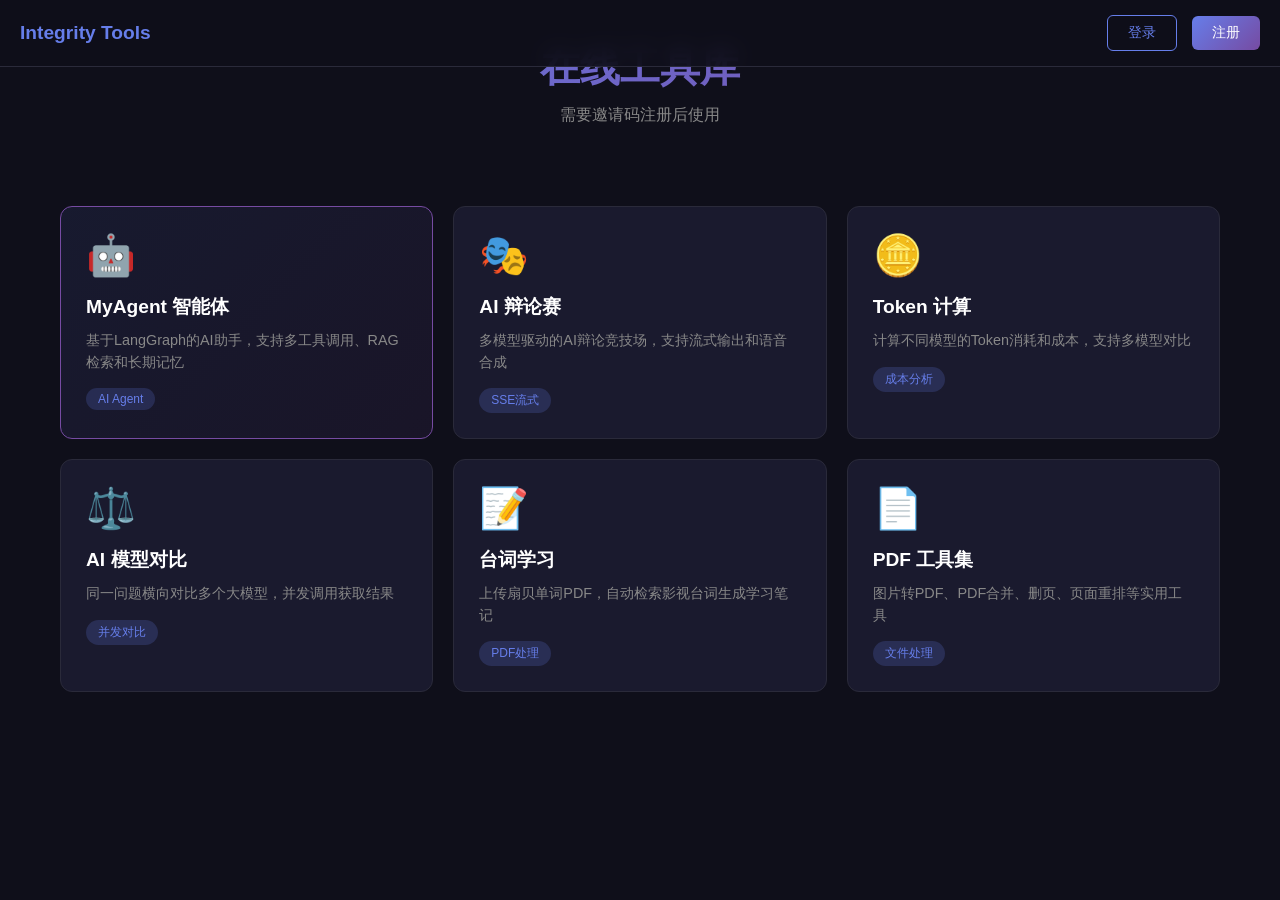
<file: server_deploy_backup_20260315/backup_deploy/integrity-tools/app/templates/index.html>
<!DOCTYPE html>
<html lang="zh-CN">
<head>
    <meta charset="UTF-8">
    <meta name="viewport" content="width=device-width, initial-scale=1.0">
    <title>Integrity Tools - 在线工具库</title>
    <style>
        * { margin: 0; padding: 0; box-sizing: border-box; }
        body { font-family: -apple-system, BlinkMacSystemFont, "Segoe UI", Roboto, sans-serif; background: #0f0f1a; color: #e0e0e0; min-height: 100vh; }
        .container { max-width: 1200px; margin: 0 auto; padding: 40px 20px; }
        .header { text-align: center; margin-bottom: 60px; }
        .header h1 { font-size: 2.5rem; margin-bottom: 10px; background: linear-gradient(135deg, #667eea, #764ba2); -webkit-background-clip: text; -webkit-text-fill-color: transparent; }
        .header p { color: #888; }
        .nav { position: fixed; top: 0; left: 0; right: 0; background: rgba(15, 15, 26, 0.9); backdrop-filter: blur(10px); padding: 15px 20px; display: flex; justify-content: space-between; align-items: center; z-index: 100; border-bottom: 1px solid #2a2a3a; }
        .nav .logo { font-weight: bold; font-size: 1.2rem; color: #667eea; }
        .nav .user-info { display: flex; gap: 15px; align-items: center; }
        .nav .btn { padding: 8px 20px; border-radius: 6px; text-decoration: none; font-size: 14px; transition: all 0.2s; }
        .btn-primary { background: linear-gradient(135deg, #667eea, #764ba2); color: white; border: none; }
        .btn-primary:hover { transform: translateY(-2px); box-shadow: 0 4px 15px rgba(102, 126, 234, 0.4); }
        .btn-secondary { background: transparent; color: #667eea; border: 1px solid #667eea; }
        .btn-secondary:hover { background: #667eea; color: white; }
        .tools-grid { display: grid; grid-template-columns: repeat(auto-fill, minmax(280px, 1fr)); gap: 20px; margin-top: 80px; }
        .tool-card { background: #1a1a2e; border: 1px solid #2a2a3a; border-radius: 12px; padding: 25px; transition: all 0.3s; cursor: pointer; text-decoration: none; display: block; }
        .tool-card:hover { transform: translateY(-5px); border-color: #667eea; box-shadow: 0 10px 30px rgba(102, 126, 234, 0.2); }
        .tool-card .icon { font-size: 2.5rem; margin-bottom: 15px; }
        .tool-card h3 { font-size: 1.2rem; margin-bottom: 10px; color: #fff; }
        .tool-card p { font-size: 0.9rem; color: #888; line-height: 1.5; }
        .tool-card .tag { display: inline-block; margin-top: 15px; padding: 4px 12px; background: rgba(102, 126, 234, 0.2); color: #667eea; border-radius: 20px; font-size: 0.75rem; }
        .tool-card.highlight { border-color: #764ba2; background: linear-gradient(135deg, rgba(102, 126, 234, 0.1), rgba(118, 75, 162, 0.1)); }
    </style>
</head>
<body>
    <nav class="nav">
        <span class="logo">Integrity Tools</span>
        <div class="user-info">
            <span id="username-display"></span>
            <a href="/login" class="btn btn-secondary" id="login-btn">登录</a>
            <a href="/register" class="btn btn-primary" id="register-btn">注册</a>
            <button class="btn btn-secondary" id="logout-btn" style="display:none;" onclick="logout()">退出</button>
        </div>
    </nav>
    
    <div class="container">
        <div class="header">
            <h1>在线工具库</h1>
            <p>需要邀请码注册后使用</p>
        </div>
        
        <div class="tools-grid">
            <a href="/agent/" class="tool-card highlight">
                <div class="icon">🤖</div>
                <h3>MyAgent 智能体</h3>
                <p>基于LangGraph的AI助手，支持多工具调用、RAG检索和长期记忆</p>
                <span class="tag">AI Agent</span>
            </a>
            
            <a href="/debate" class="tool-card">
                <div class="icon">🎭</div>
                <h3>AI 辩论赛</h3>
                <p>多模型驱动的AI辩论竞技场，支持流式输出和语音合成</p>
                <span class="tag">SSE流式</span>
            </a>
            
            <a href="/tokens" class="tool-card">
                <div class="icon">🪙</div>
                <h3>Token 计算</h3>
                <p>计算不同模型的Token消耗和成本，支持多模型对比</p>
                <span class="tag">成本分析</span>
            </a>
            
            <a href="/compare" class="tool-card">
                <div class="icon">⚖️</div>
                <h3>AI 模型对比</h3>
                <p>同一问题横向对比多个大模型，并发调用获取结果</p>
                <span class="tag">并发对比</span>
            </a>
            
            <a href="/lines" class="tool-card">
                <div class="icon">📝</div>
                <h3>台词学习</h3>
                <p>上传扇贝单词PDF，自动检索影视台词生成学习笔记</p>
                <span class="tag">PDF处理</span>
            </a>
            
            <a href="/pdf" class="tool-card">
                <div class="icon">📄</div>
                <h3>PDF 工具集</h3>
                <p>图片转PDF、PDF合并、删页、页面重排等实用工具</p>
                <span class="tag">文件处理</span>
            </a>
        </div>
    </div>
    
    <script>
        const token = localStorage.getItem("token");
        const username = localStorage.getItem("username");
        
        if (token && username) {
            document.getElementById("username-display").textContent = username;
            document.getElementById("login-btn").style.display = "none";
            document.getElementById("register-btn").style.display = "none";
            document.getElementById("logout-btn").style.display = "inline-block";
        }
        
        function logout() {
            localStorage.removeItem("token");
            localStorage.removeItem("username");
            location.reload();
        }
    </script>
</body>
</html>
</file>
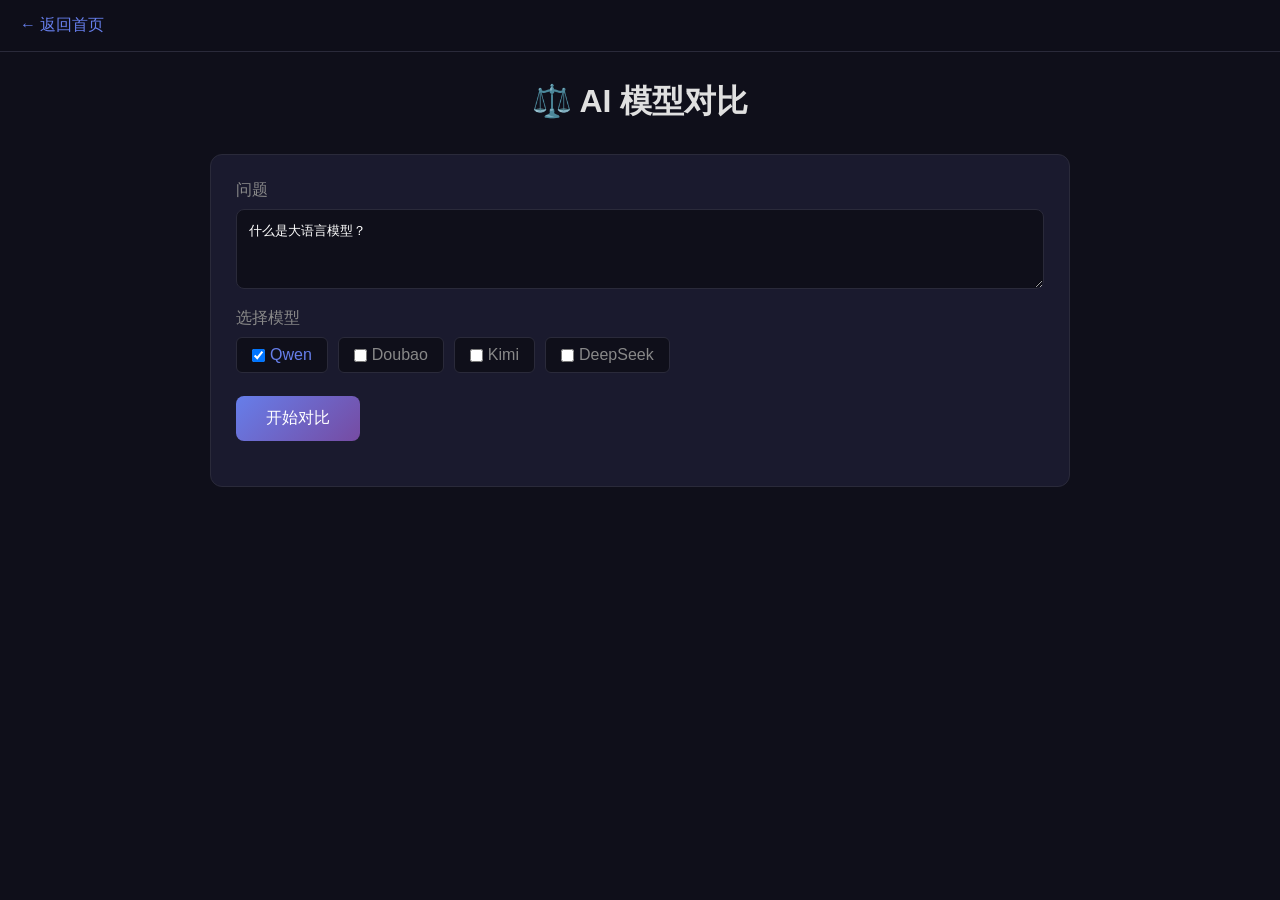
<file: server_deploy_backup_20260315/backup_deploy/integrity-tools/app/templates/compare.html>
<!DOCTYPE html>
<html lang="zh-CN">
<head>
    <meta charset="UTF-8">
    <meta name="viewport" content="width=device-width, initial-scale=1.0">
    <title>AI 模型对比 - Integrity Tools</title>
    <style>
        * { margin: 0; padding: 0; box-sizing: border-box; }
        body { font-family: -apple-system, BlinkMacSystemFont, 'Segoe UI', Roboto, sans-serif; background: #0f0f1a; color: #e0e0e0; min-height: 100vh; }
        .container { max-width: 900px; margin: 0 auto; padding: 80px 20px 40px; }
        h1 { text-align: center; margin-bottom: 30px; }
        .card { background: #1a1a2e; border: 1px solid #2a2a3a; border-radius: 12px; padding: 25px; margin-bottom: 20px; }
        .form-group { margin-bottom: 15px; }
        .form-group label { display: block; margin-bottom: 8px; color: #888; }
        .form-group textarea { width: 100%; padding: 12px; background: #0f0f1a; border: 1px solid #2a2a3a; border-radius: 8px; color: #fff; min-height: 80px; resize: vertical; }
        .checkbox-group { display: flex; flex-wrap: wrap; gap: 10px; margin-bottom: 15px; }
        .checkbox-group label { display: flex; align-items: center; gap: 5px; padding: 8px 15px; background: #0f0f1a; border: 1px solid #2a2a3a; border-radius: 6px; cursor: pointer; }
        .checkbox-group input:checked + span { color: #667eea; }
        .btn { padding: 12px 30px; border: none; border-radius: 8px; font-size: 1rem; cursor: pointer; background: linear-gradient(135deg, #667eea, #764ba2); color: white; }
        .results { display: grid; gap: 15px; margin-top: 20px; }
        .result-item { background: #0f0f1a; border: 1px solid #2a2a3a; border-radius: 8px; padding: 15px; }
        .result-item .header { display: flex; justify-content: space-between; margin-bottom: 10px; }
        .result-item .model-name { font-weight: bold; color: #667eea; }
        .result-item .latency { color: #888; font-size: 0.85rem; }
        .result-item .content { line-height: 1.6; white-space: pre-wrap; }
        .nav { position: fixed; top: 0; left: 0; right: 0; background: rgba(15, 15, 26, 0.9); padding: 15px 20px; border-bottom: 1px solid #2a2a3a; }
        .nav a { color: #667eea; text-decoration: none; }
    </style>
</head>
<body>
    <nav class="nav">
        <a href="/">← 返回首页</a>
    </nav>
    
    <div class="container">
        <h1>⚖️ AI 模型对比</h1>
        
        <div class="card">
            <div class="form-group">
                <label>问题</label>
                <textarea id="question" placeholder="输入问题...">什么是大语言模型？</textarea>
            </div>
            <div class="form-group">
                <label>选择模型</label>
                <div class="checkbox-group">
                    <label><input type="checkbox" name="model" value="qwen" checked><span>Qwen</span></label>
                    <label><input type="checkbox" name="model" value="doubao"><span>Doubao</span></label>
                    <label><input type="checkbox" name="model" value="kimi"><span>Kimi</span></label>
                    <label><input type="checkbox" name="model" value="deepseek"><span>DeepSeek</span></label>
                </div>
            </div>
            <button class="btn" onclick="compare()">开始对比</button>
            
            <div class="results" id="results"></div>
        </div>
    </div>
    
    <script>
        const token = localStorage.getItem('token');
        
        async function compare() {
            const question = document.getElementById('question').value.trim();
            const checkboxes = document.querySelectorAll('input[name="model"]:checked');
            const models = Array.from(checkboxes).map(cb => cb.value);
            
            if (!question || models.length === 0) {
                alert('请输入问题并选择至少一个模型');
                return;
            }
            
            const resultsDiv = document.getElementById('results');
            resultsDiv.innerHTML = '<p style="text-align:center;">对比中...</p>';
            
            const res = await fetch('/api/compare', {
                method: 'POST',
                headers: {
                    'Content-Type': 'application/json',
                    'Authorization': 'Bearer ' + token
                },
                body: JSON.stringify({ question, requests: models.map(m => ({ name: m })) })
            });
            const data = await res.json();
            
            resultsDiv.innerHTML = '';
            for (const result of data.results) {
                const div = document.createElement('div');
                div.className = 'result-item';
                if (result.error) {
                    div.innerHTML = `<div class="header"><span class="model-name">${result.name}</span></div><div class="content" style="color:#ef4444;">${result.error}</div>`;
                } else {
                    div.innerHTML = `<div class="header"><span class="model-name">${result.name} (${result.model})</span><span class="latency">${result.latency_ms}ms</span></div><div class="content">${result.content}</div>`;
                }
                resultsDiv.appendChild(div);
            }
        }
    </script>
</body>
</html>
</file>
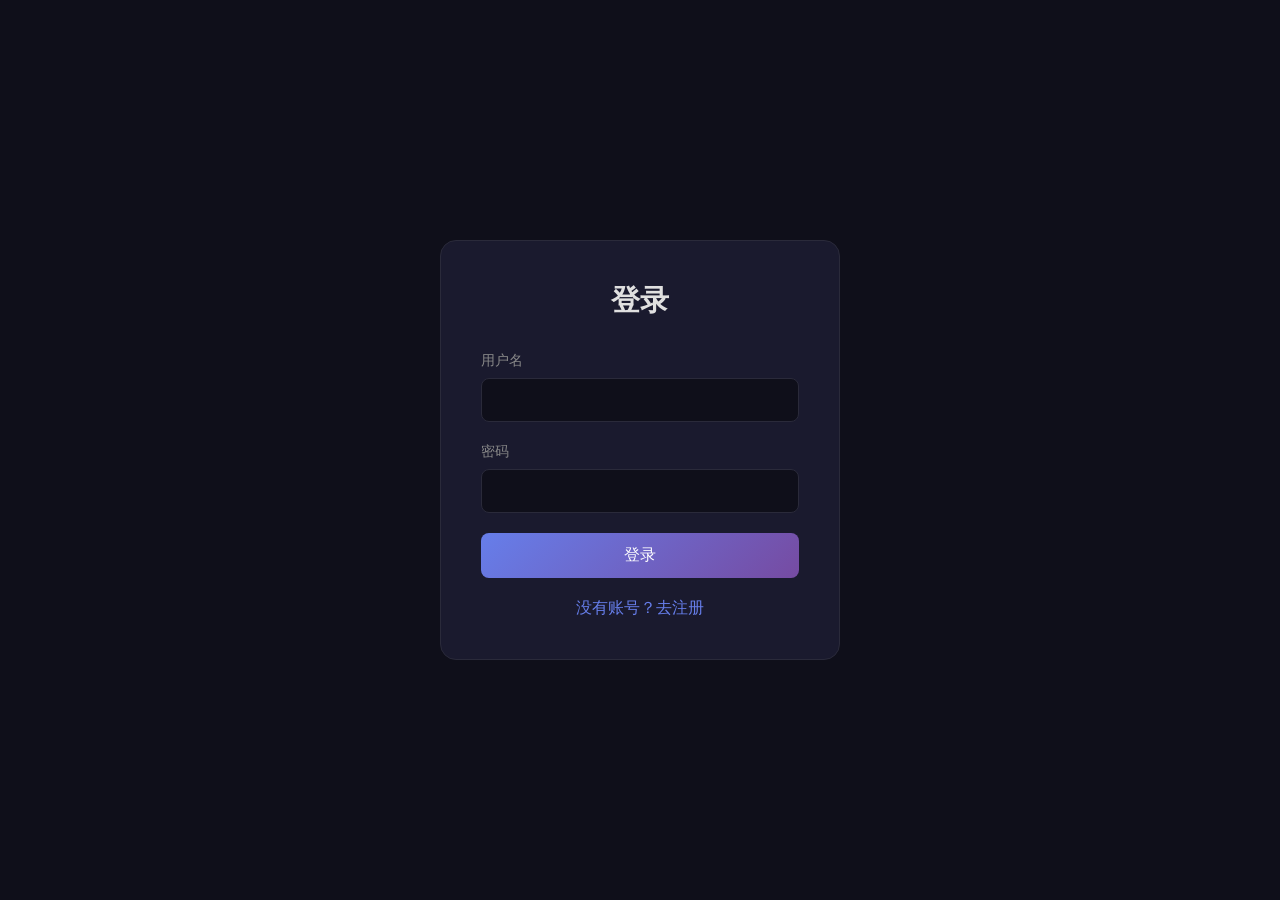
<file: server_deploy_backup_20260315/backup_deploy/integrity-tools/app/templates/login.html>
<!DOCTYPE html>
<html lang="zh-CN">
<head>
    <meta charset="UTF-8">
    <meta name="viewport" content="width=device-width, initial-scale=1.0">
    <title>登录 - Integrity Tools</title>
    <style>
        * { margin: 0; padding: 0; box-sizing: border-box; }
        body { font-family: -apple-system, BlinkMacSystemFont, 'Segoe UI', Roboto, sans-serif; background: #0f0f1a; color: #e0e0e0; min-height: 100vh; display: flex; align-items: center; justify-content: center; }
        .login-box { background: #1a1a2e; border: 1px solid #2a2a3a; border-radius: 16px; padding: 40px; width: 100%; max-width: 400px; }
        .login-box h1 { text-align: center; margin-bottom: 30px; font-size: 1.8rem; }
        .form-group { margin-bottom: 20px; }
        .form-group label { display: block; margin-bottom: 8px; color: #888; font-size: 0.9rem; }
        .form-group input { width: 100%; padding: 12px 15px; background: #0f0f1a; border: 1px solid #2a2a3a; border-radius: 8px; color: #fff; font-size: 1rem; }
        .form-group input:focus { outline: none; border-color: #667eea; }
        .btn { width: 100%; padding: 12px; border: none; border-radius: 8px; font-size: 1rem; cursor: pointer; transition: all 0.2s; }
        .btn-primary { background: linear-gradient(135deg, #667eea, #764ba2); color: white; }
        .btn-primary:hover { transform: translateY(-2px); box-shadow: 0 4px 15px rgba(102, 126, 234, 0.4); }
        .btn-primary:disabled { opacity: 0.6; cursor: not-allowed; transform: none; }
        .error { color: #ef4444; font-size: 0.85rem; margin-top: 10px; text-align: center; }
        .links { text-align: center; margin-top: 20px; }
        .links a { color: #667eea; text-decoration: none; }
        .links a:hover { text-decoration: underline; }
    </style>
</head>
<body>
    <div class="login-box">
        <h1>登录</h1>
        <form id="login-form">
            <div class="form-group">
                <label>用户名</label>
                <input type="text" id="username" required autocomplete="username">
            </div>
            <div class="form-group">
                <label>密码</label>
                <input type="password" id="password" required autocomplete="current-password">
            </div>
            <p class="error" id="error-msg"></p>
            <button type="submit" class="btn btn-primary" id="submit-btn">登录</button>
        </form>
        <div class="links">
            <a href="/register">没有账号？去注册</a>
        </div>
    </div>
    
    <script>
        document.getElementById('login-form').addEventListener('submit', async (e) => {
            e.preventDefault();
            const btn = document.getElementById('submit-btn');
            const errorMsg = document.getElementById('error-msg');
            
            btn.disabled = true;
            btn.textContent = '登录中...';
            errorMsg.textContent = '';
            
            const username = document.getElementById('username').value.trim();
            const password = document.getElementById('password').value;
            
            try {
                const res = await fetch('/api/auth/login', {
                    method: 'POST',
                    headers: { 'Content-Type': 'application/json' },
                    body: JSON.stringify({ username, password })
                });
                const data = await res.json();
                
                if (data.error) {
                    errorMsg.textContent = data.error;
                } else {
                    localStorage.setItem('token', data.token);
                    localStorage.setItem('username', data.username);
                    window.location.href = '/';
                }
            } catch (err) {
                errorMsg.textContent = '网络错误: ' + err.message;
            } finally {
                btn.disabled = false;
                btn.textContent = '登录';
            }
        });
    </script>
</body>
</html>
</file>
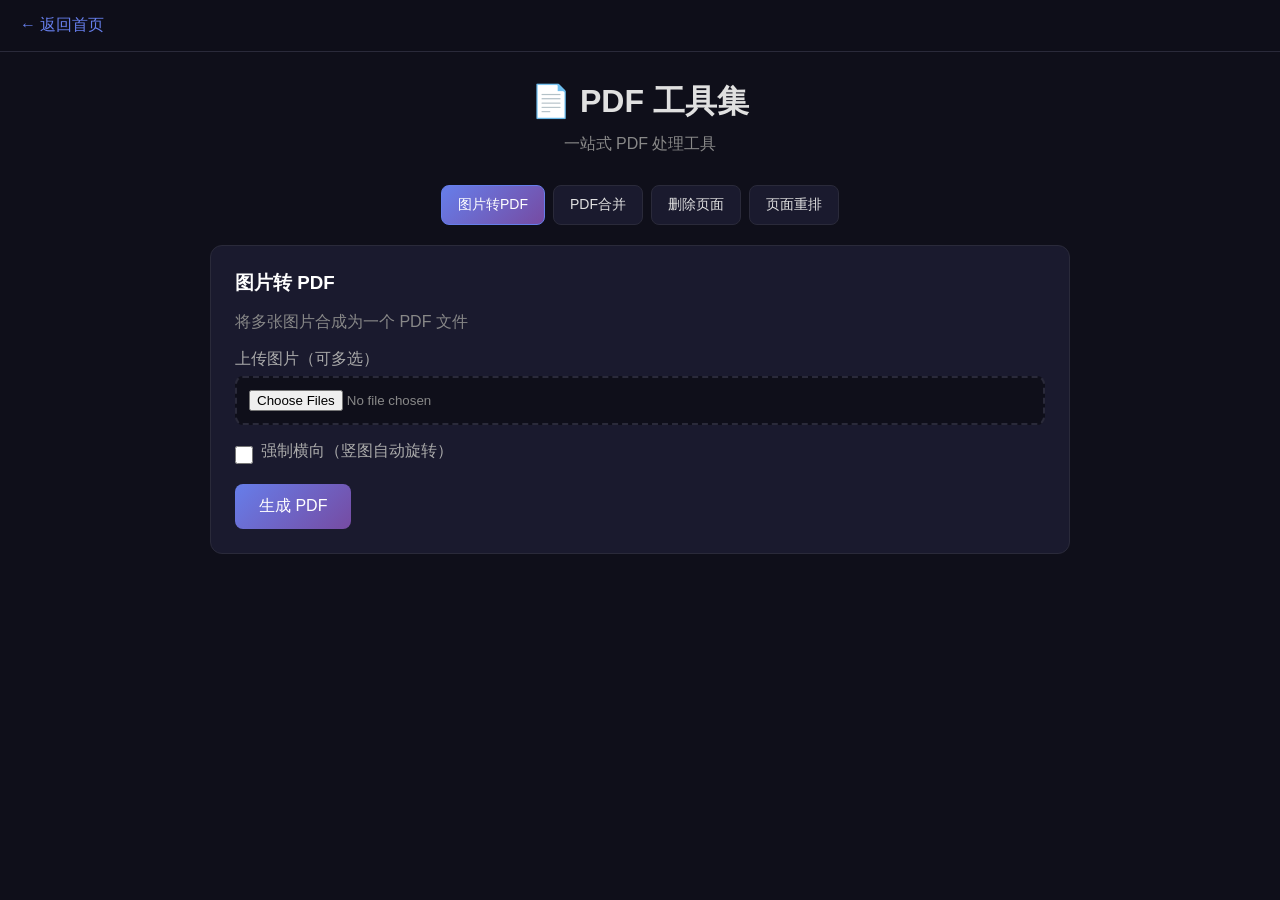
<file: server_deploy_backup_20260315/backup_deploy/integrity-tools/app/templates/pdf.html>
<!DOCTYPE html>
<html lang="zh-CN">
<head>
    <meta charset="UTF-8">
    <meta name="viewport" content="width=device-width, initial-scale=1.0">
    <title>PDF 工具集 - Integrity Tools</title>
    <style>
        * { box-sizing: border-box; margin: 0; padding: 0; }
        body { font-family: -apple-system, BlinkMacSystemFont, "Segoe UI", Roboto, sans-serif; background: #0f0f1a; color: #e0e0e0; min-height: 100vh; }
        .container { max-width: 900px; margin: 0 auto; padding: 80px 20px 40px; }
        h1 { text-align: center; margin-bottom: 10px; }
        .subtitle { text-align: center; color: #888; margin-bottom: 30px; }
        .tabs { display: flex; flex-wrap: wrap; gap: 8px; margin-bottom: 20px; justify-content: center; }
        .tab { padding: 10px 16px; background: #1a1a2e; border: 1px solid #2a2a3a; border-radius: 8px; cursor: pointer; transition: all 0.2s; font-size: 14px; }
        .tab:hover { background: #2a2a3a; }
        .tab.active { background: linear-gradient(135deg, #667eea, #764ba2); color: #fff; border-color: #667eea; }
        .panel { display: none; background: #1a1a2e; border: 1px solid #2a2a3a; border-radius: 12px; padding: 24px; }
        .panel.active { display: block; }
        .panel h3 { color: #fff; margin-bottom: 16px; }
        .panel p { color: #888; margin-bottom: 16px; }
        .form-group { margin-bottom: 16px; }
        .form-group label { display: block; margin-bottom: 6px; color: #aaa; font-weight: 500; }
        input[type="file"] { width: 100%; padding: 12px; border: 2px dashed #2a2a3a; border-radius: 8px; background: #0f0f1a; cursor: pointer; color: #888; }
        input[type="file"]:hover { border-color: #667eea; }
        input[type="number"], input[type="text"] { width: 100%; padding: 10px; border: 1px solid #2a2a3a; border-radius: 6px; font-size: 14px; background: #0f0f1a; color: #fff; }
        select { width: 100%; padding: 10px; border: 1px solid #2a2a3a; border-radius: 6px; font-size: 14px; background: #1a1a2e; color: #fff; }
        .checkbox-group { display: flex; align-items: center; gap: 8px; }
        .checkbox-group input { width: 18px; height: 18px; }
        .btn { padding: 12px 24px; background: linear-gradient(135deg, #667eea, #764ba2); color: #fff; border: none; border-radius: 8px; cursor: pointer; font-size: 16px; transition: all 0.2s; }
        .btn:hover { transform: translateY(-2px); }
        .btn:disabled { background: #444; cursor: not-allowed; transform: none; }
        .result { margin-top: 16px; padding: 12px; border-radius: 8px; display: none; }
        .result.success { display: block; background: rgba(34, 197, 94, 0.1); color: #22c55e; border: 1px solid #22c55e; }
        .result.error { display: block; background: rgba(239, 68, 68, 0.1); color: #ef4444; border: 1px solid #ef4444; }
        .download-link { display: inline-block; margin-top: 10px; padding: 10px 20px; background: #22c55e; color: #fff; text-decoration: none; border-radius: 6px; }
        .download-link:hover { background: #16a34a; }
        .info-box { background: rgba(102, 126, 234, 0.1); padding: 12px; border-radius: 6px; margin-bottom: 16px; color: #667eea; display: none; }
        .row { display: flex; gap: 16px; }
        .row > * { flex: 1; }
        .loading { display: none; color: #888; margin-left: 10px; }
        .nav { position: fixed; top: 0; left: 0; right: 0; background: rgba(15, 15, 26, 0.9); padding: 15px 20px; border-bottom: 1px solid #2a2a3a; }
        .nav a { color: #667eea; text-decoration: none; }
        @media (max-width: 600px) { .row { flex-direction: column; } .tabs { justify-content: center; } .tab { font-size: 12px; padding: 8px 10px; } }
    </style>
</head>
<body>
    <nav class="nav"><a href="/">← 返回首页</a></nav>
    <div class="container">
        <h1>📄 PDF 工具集</h1>
        <p class="subtitle">一站式 PDF 处理工具</p>

        <div class="tabs">
            <div class="tab active" data-tab="tab1">图片转PDF</div>
            <div class="tab" data-tab="tab2">PDF合并</div>
            <div class="tab" data-tab="tab3">删除页面</div>
            <div class="tab" data-tab="tab4">页面重排</div>
        </div>

        <div class="panel active" id="tab1">
            <h3>图片转 PDF</h3>
            <p>将多张图片合成为一个 PDF 文件</p>
            <form id="form1" enctype="multipart/form-data">
                <div class="form-group">
                    <label>上传图片（可多选）</label>
                    <input type="file" name="images" multiple accept="image/*" required>
                </div>
                <div class="form-group checkbox-group">
                    <input type="checkbox" name="force_landscape" id="landscape1">
                    <label for="landscape1">强制横向（竖图自动旋转）</label>
                </div>
                <button type="submit" class="btn">生成 PDF</button>
                <span class="loading" id="loading1">处理中...</span>
            </form>
            <div class="result" id="result1"></div>
        </div>

        <div class="panel" id="tab2">
            <h3>PDF 合并</h3>
            <p>将多个 PDF 文件按顺序合并为一个</p>
            <form id="form2" enctype="multipart/form-data">
                <div class="form-group">
                    <label>上传 PDF 文件（可多选，按选择顺序合并）</label>
                    <input type="file" name="pdfs" multiple accept=".pdf" required>
                </div>
                <button type="submit" class="btn">合并 PDF</button>
                <span class="loading" id="loading2">处理中...</span>
            </form>
            <div class="result" id="result2"></div>
        </div>

        <div class="panel" id="tab3">
            <h3>删除页面</h3>
            <p>删除 PDF 中指定的页面</p>
            <form id="form3" enctype="multipart/form-data">
                <div class="form-group">
                    <label>上传 PDF 文件</label>
                    <input type="file" name="pdf" accept=".pdf" required>
                </div>
                <div class="info-box" id="info3"></div>
                <div class="form-group">
                    <label>要删除的页码</label>
                    <input type="text" name="pages" placeholder="支持格式：1,3,5 或 1-5 或 1,3-5,8" required>
                </div>
                <button type="submit" class="btn">删除页面</button>
                <span class="loading" id="loading3">处理中...</span>
            </form>
            <div class="result" id="result3"></div>
        </div>

        <div class="panel" id="tab4">
            <h3>页面重排</h3>
            <p>将竖版页面排到横版页面前面</p>
            <form id="form4" enctype="multipart/form-data">
                <div class="form-group">
                    <label>上传 PDF 文件</label>
                    <input type="file" name="pdf" accept=".pdf" required>
                </div>
                <button type="submit" class="btn">重排页面</button>
                <span class="loading" id="loading4">处理中...</span>
            </form>
            <div class="result" id="result4"></div>
        </div>
    </div>

    <script>
        document.querySelectorAll('.tab').forEach(tab => {
            tab.addEventListener('click', () => {
                document.querySelectorAll('.tab').forEach(t => t.classList.remove('active'));
                document.querySelectorAll('.panel').forEach(p => p.classList.remove('active'));
                tab.classList.add('active');
                document.getElementById(tab.dataset.tab).classList.add('active');
            });
        });

        const endpoints = {
            form1: '/api/images_to_pdf',
            form2: '/api/merge_pdfs',
            form3: '/api/remove_pages',
            form4: '/api/remove_pages',
        };

        document.getElementById('form3').querySelector('input[name="pdf"]').addEventListener('change', async (e) => {
            const file = e.target.files[0];
            if (!file) return;
            const formData = new FormData();
            formData.append('pdf', file);
            try {
                const res = await fetch('/api/pdf_info', { method: 'POST', body: formData });
                const data = await res.json();
                const infoBox = document.getElementById('info3');
                infoBox.style.display = 'block';
                infoBox.textContent = data.info;
            } catch (e) { console.error(e); }
        });

        Object.keys(endpoints).forEach(formId => {
            document.getElementById(formId).addEventListener('submit', async (e) => {
                e.preventDefault();
                const form = e.target;
                const resultDiv = document.getElementById('result' + formId.slice(-1));
                const loading = document.getElementById('loading' + formId.slice(-1));
                const btn = form.querySelector('.btn');

                loading.style.display = 'inline';
                btn.disabled = true;
                resultDiv.className = 'result';
                resultDiv.innerHTML = '';

                const formData = new FormData(form);
                try {
                    const res = await fetch(endpoints[formId], { method: 'POST', body: formData });
                    const data = await res.json();
                    if (data.success) {
                        resultDiv.className = 'result success';
                        resultDiv.innerHTML = data.message + '<br><a class="download-link" href="' + data.download_url + '" download>下载文件</a>';
                    } else {
                        resultDiv.className = 'result error';
                        resultDiv.textContent = data.message;
                    }
                } catch (err) {
                    resultDiv.className = 'result error';
                    resultDiv.textContent = '请求失败：' + err.message;
                }
                loading.style.display = 'none';
                btn.disabled = false;
            });
        });
    </script>
</body>
</html>
</file>
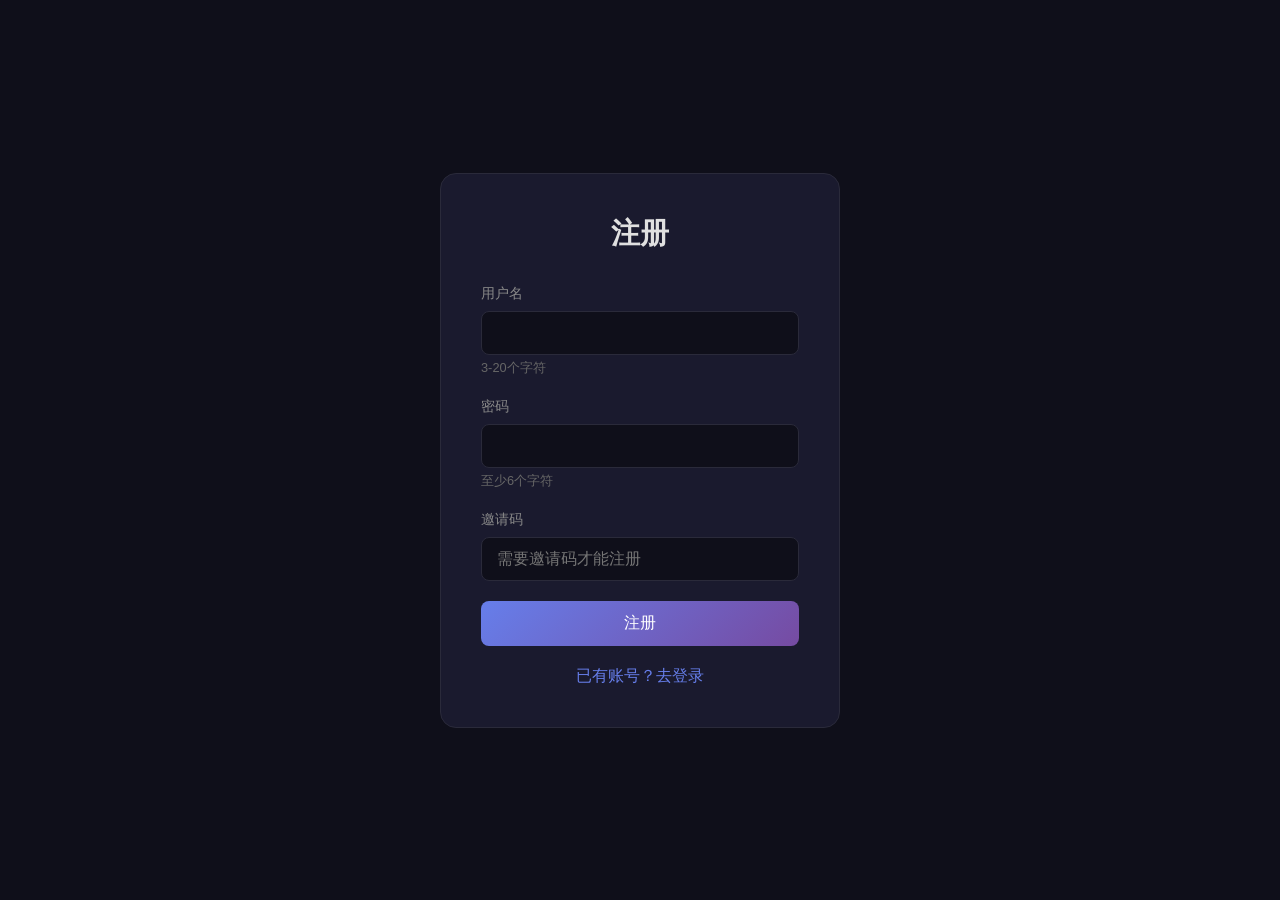
<file: server_deploy_backup_20260315/backup_deploy/integrity-tools/app/templates/register.html>
<!DOCTYPE html>
<html lang="zh-CN">
<head>
    <meta charset="UTF-8">
    <meta name="viewport" content="width=device-width, initial-scale=1.0">
    <title>注册 - Integrity Tools</title>
    <style>
        * { margin: 0; padding: 0; box-sizing: border-box; }
        body { font-family: -apple-system, BlinkMacSystemFont, 'Segoe UI', Roboto, sans-serif; background: #0f0f1a; color: #e0e0e0; min-height: 100vh; display: flex; align-items: center; justify-content: center; }
        .register-box { background: #1a1a2e; border: 1px solid #2a2a3a; border-radius: 16px; padding: 40px; width: 100%; max-width: 400px; }
        .register-box h1 { text-align: center; margin-bottom: 30px; font-size: 1.8rem; }
        .form-group { margin-bottom: 20px; }
        .form-group label { display: block; margin-bottom: 8px; color: #888; font-size: 0.9rem; }
        .form-group input { width: 100%; padding: 12px 15px; background: #0f0f1a; border: 1px solid #2a2a3a; border-radius: 8px; color: #fff; font-size: 1rem; }
        .form-group input:focus { outline: none; border-color: #667eea; }
        .btn { width: 100%; padding: 12px; border: none; border-radius: 8px; font-size: 1rem; cursor: pointer; transition: all 0.2s; }
        .btn-primary { background: linear-gradient(135deg, #667eea, #764ba2); color: white; }
        .btn-primary:hover { transform: translateY(-2px); box-shadow: 0 4px 15px rgba(102, 126, 234, 0.4); }
        .btn-primary:disabled { opacity: 0.6; cursor: not-allowed; transform: none; }
        .error { color: #ef4444; font-size: 0.85rem; margin-top: 10px; text-align: center; }
        .links { text-align: center; margin-top: 20px; }
        .links a { color: #667eea; text-decoration: none; }
        .links a:hover { text-decoration: underline; }
        .hint { font-size: 0.8rem; color: #666; margin-top: 5px; }
    </style>
</head>
<body>
    <div class="register-box">
        <h1>注册</h1>
        <form id="register-form">
            <div class="form-group">
                <label>用户名</label>
                <input type="text" id="username" required minlength="3" maxlength="20" autocomplete="username">
                <p class="hint">3-20个字符</p>
            </div>
            <div class="form-group">
                <label>密码</label>
                <input type="password" id="password" required minlength="6" autocomplete="new-password">
                <p class="hint">至少6个字符</p>
            </div>
            <div class="form-group">
                <label>邀请码</label>
                <input type="text" id="invite-code" required placeholder="需要邀请码才能注册">
            </div>
            <p class="error" id="error-msg"></p>
            <button type="submit" class="btn btn-primary" id="submit-btn">注册</button>
        </form>
        <div class="links">
            <a href="/login">已有账号？去登录</a>
        </div>
    </div>
    
    <script>
        document.getElementById('register-form').addEventListener('submit', async (e) => {
            e.preventDefault();
            const btn = document.getElementById('submit-btn');
            const errorMsg = document.getElementById('error-msg');
            
            btn.disabled = true;
            btn.textContent = '注册中...';
            errorMsg.textContent = '';
            
            const username = document.getElementById('username').value.trim();
            const password = document.getElementById('password').value;
            const inviteCode = document.getElementById('invite-code').value.trim();
            
            try {
                const res = await fetch('/api/auth/register', {
                    method: 'POST',
                    headers: { 'Content-Type': 'application/json' },
                    body: JSON.stringify({ username, password, invite_code: inviteCode })
                });
                const data = await res.json();
                
                if (data.error) {
                    errorMsg.textContent = data.error;
                } else {
                    localStorage.setItem('token', data.token);
                    localStorage.setItem('username', data.username);
                    alert('注册成功！');
                    window.location.href = '/';
                }
            } catch (err) {
                errorMsg.textContent = '网络错误: ' + err.message;
            } finally {
                btn.disabled = false;
                btn.textContent = '注册';
            }
        });
    </script>
</body>
</html>
</file>
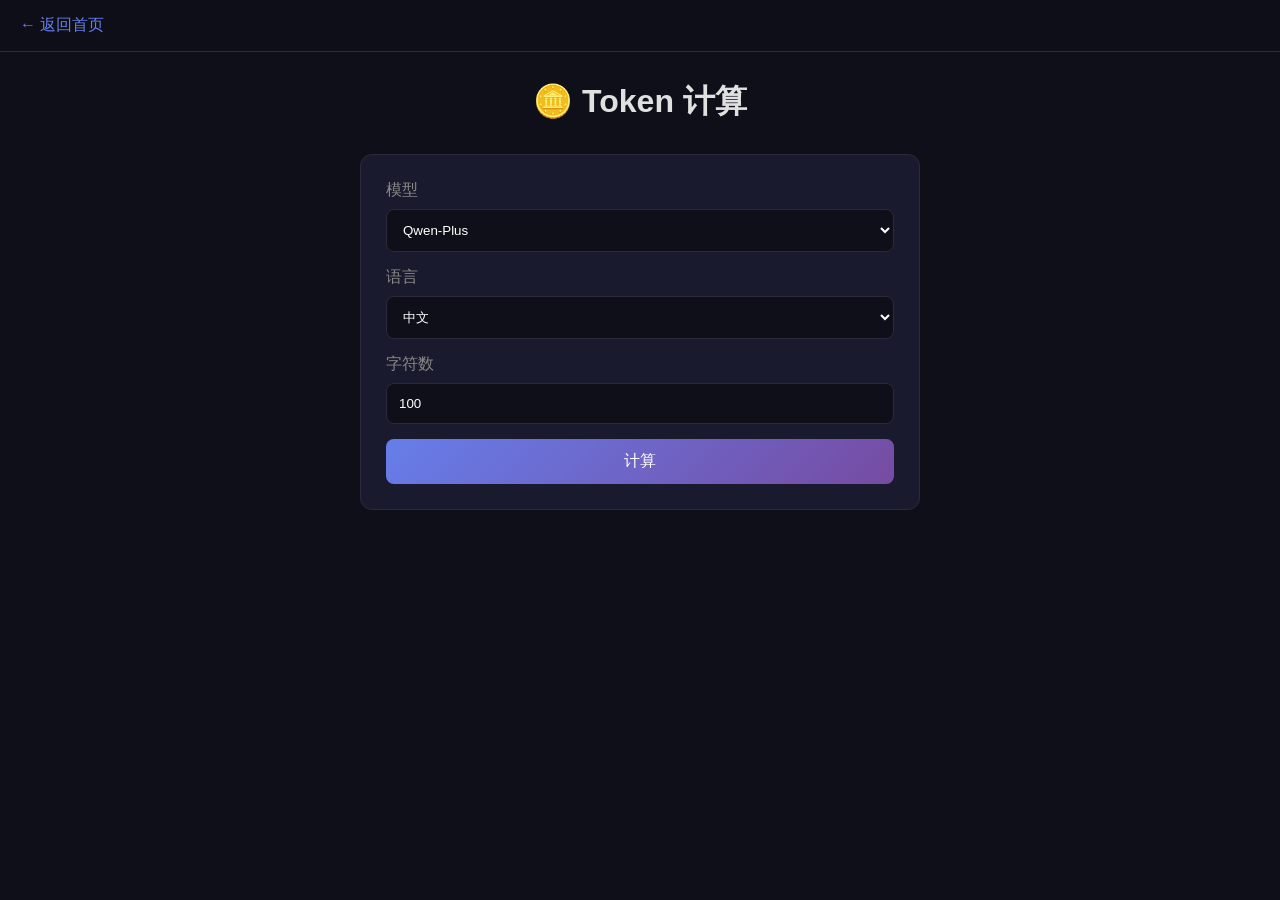
<file: server_deploy_backup_20260315/backup_deploy/integrity-tools/app/templates/tokens.html>
<!DOCTYPE html>
<html lang="zh-CN">
<head>
    <meta charset="UTF-8">
    <meta name="viewport" content="width=device-width, initial-scale=1.0">
    <title>Token 计算 - Integrity Tools</title>
    <style>
        * { margin: 0; padding: 0; box-sizing: border-box; }
        body { font-family: -apple-system, BlinkMacSystemFont, 'Segoe UI', Roboto, sans-serif; background: #0f0f1a; color: #e0e0e0; min-height: 100vh; }
        .container { max-width: 600px; margin: 0 auto; padding: 80px 20px 40px; }
        h1 { text-align: center; margin-bottom: 30px; }
        .card { background: #1a1a2e; border: 1px solid #2a2a3a; border-radius: 12px; padding: 25px; margin-bottom: 20px; }
        .form-group { margin-bottom: 15px; }
        .form-group label { display: block; margin-bottom: 8px; color: #888; }
        .form-group select, .form-group input { width: 100%; padding: 12px; background: #0f0f1a; border: 1px solid #2a2a3a; border-radius: 8px; color: #fff; }
        .btn { width: 100%; padding: 12px; border: none; border-radius: 8px; font-size: 1rem; cursor: pointer; background: linear-gradient(135deg, #667eea, #764ba2); color: white; }
        .result { display: flex; justify-content: space-around; text-align: center; margin-top: 20px; }
        .result-item { }
        .result-item .value { font-size: 2rem; font-weight: bold; color: #667eea; }
        .result-item .label { font-size: 0.85rem; color: #888; }
        .nav { position: fixed; top: 0; left: 0; right: 0; background: rgba(15, 15, 26, 0.9); padding: 15px 20px; border-bottom: 1px solid #2a2a3a; }
        .nav a { color: #667eea; text-decoration: none; }
    </style>
</head>
<body>
    <nav class="nav">
        <a href="/">← 返回首页</a>
    </nav>
    
    <div class="container">
        <h1>🪙 Token 计算</h1>
        
        <div class="card">
            <div class="form-group">
                <label>模型</label>
                <select id="model">
                    <option value="qwen-plus">Qwen-Plus</option>
                    <option value="qwen-turbo">Qwen-Turbo</option>
                    <option value="qwen-max">Qwen-Max</option>
                    <option value="gpt-4o">GPT-4o</option>
                    <option value="deepseek-chat">DeepSeek</option>
                </select>
            </div>
            <div class="form-group">
                <label>语言</label>
                <select id="lang">
                    <option value="zh">中文</option>
                    <option value="en">英文</option>
                </select>
            </div>
            <div class="form-group">
                <label>字符数</label>
                <input type="number" id="chars" value="100" min="1">
            </div>
            <button class="btn" onclick="calcTokens()">计算</button>
            
            <div class="result" id="result" style="display:none;">
                <div class="result-item">
                    <div class="value" id="prompt-tokens">-</div>
                    <div class="label">输入 Token</div>
                </div>
                <div class="result-item">
                    <div class="value" id="completion-tokens">-</div>
                    <div class="label">输出 Token</div>
                </div>
                <div class="result-item">
                    <div class="value" id="total-cost">-</div>
                    <div class="label">预估费用 ($)</div>
                </div>
            </div>
        </div>
    </div>
    
    <script>
        async function calcTokens() {
            const model = document.getElementById('model').value;
            const lang = document.getElementById('lang').value;
            const chars = parseInt(document.getElementById('chars').value);
            
            const res = await fetch('/api/tokens/calc', {
                method: 'POST',
                headers: { 'Content-Type': 'application/json' },
                body: JSON.stringify({ model, lang, chars })
            });
            const data = await res.json();
            
            document.getElementById('result').style.display = 'flex';
            document.getElementById('prompt-tokens').textContent = data.prompt_tokens;
            document.getElementById('completion-tokens').textContent = data.completion_tokens;
            document.getElementById('total-cost').textContent = data.total_cost.toFixed(6);
        }
    </script>
</body>
</html>
</file>
